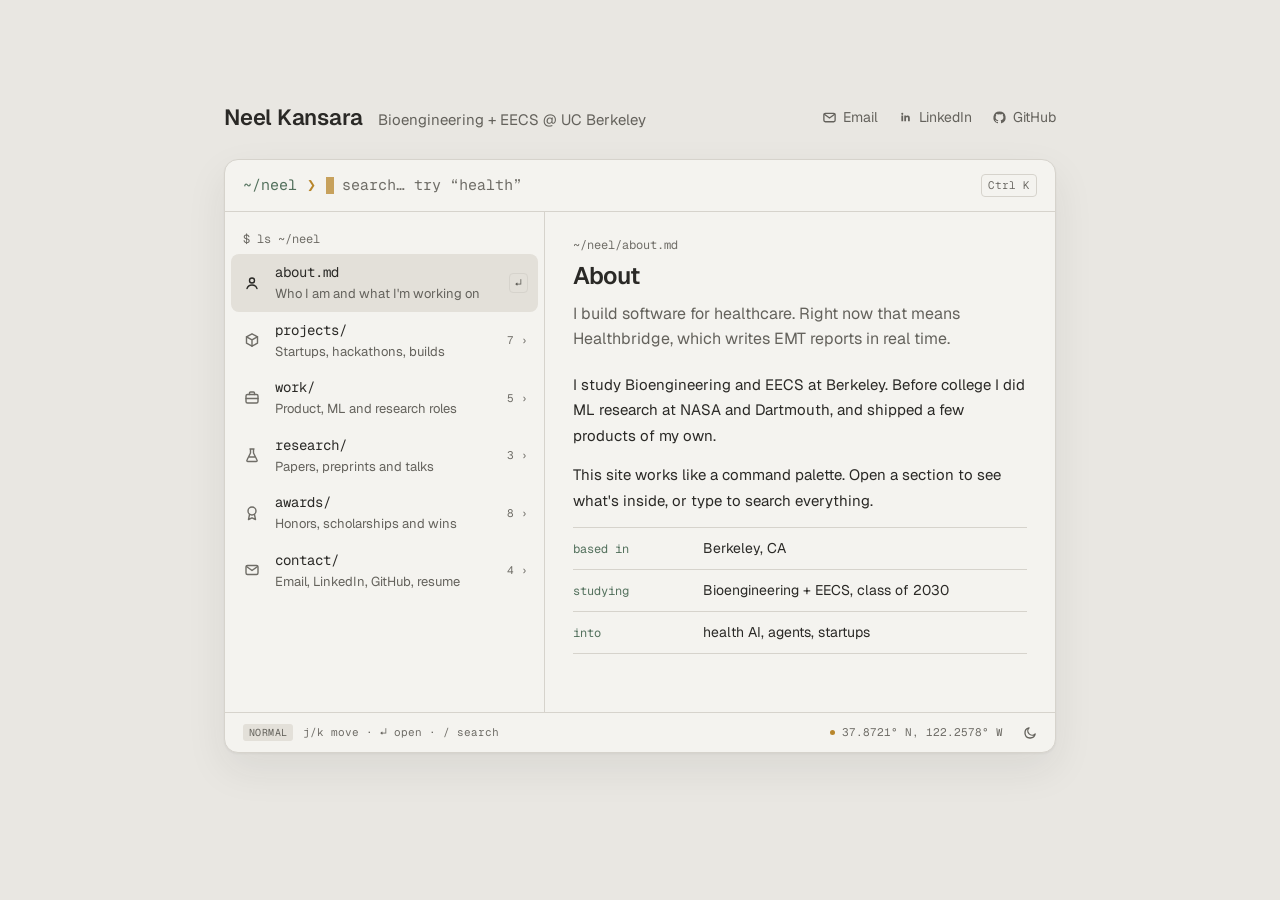
<file: index.html>
<!doctype html>
<html lang="en">
<head>
  <meta charset="utf-8">
  <meta name="viewport" content="width=device-width, initial-scale=1, viewport-fit=cover">
  <title>Neel Kansara</title>
  <meta name="description" content="Neel Kansara builds software for healthcare. Founder of Healthbridge, studying Bioengineering + EECS at UC Berkeley.">
  <meta property="og:title" content="Neel Kansara">
  <meta property="og:description" content="Software for healthcare. Founder of Healthbridge, Bioengineering + EECS at UC Berkeley.">
  <meta property="og:type" content="website">
  <meta name="theme-color" content="#E9E7E2" media="(prefers-color-scheme: light)">
  <meta name="theme-color" content="#1E1E1C" media="(prefers-color-scheme: dark)">
  <link rel="icon" href="favicon.svg" type="image/svg+xml">
  <link rel="preconnect" href="https://fonts.googleapis.com">
  <link rel="preconnect" href="https://fonts.gstatic.com" crossorigin>
  <link rel="stylesheet" href="https://fonts.googleapis.com/css2?family=Geist:wght@400;500;600&family=Geist+Mono:wght@400;500&display=swap">
  <link rel="stylesheet" href="styles.css?v=202610231642">
  <script>
    // Apply the saved theme before first paint so there is no flash.
    try { var t = localStorage.getItem("theme"); if (t === "dark" || t === "light") document.documentElement.dataset.theme = t; } catch (e) {}
  </script>
</head>
<body>
  <main class="page">
    <header class="masthead">
      <div class="masthead-id">
        <h1>Neel Kansara</h1>
        <p class="tagline">Bioengineering + EECS @ UC Berkeley</p>
      </div>
      <nav class="quick-links" aria-label="Quick links">
        <a href="mailto:kansara@berkeley.edu" title="kansara@berkeley.edu">
          <svg aria-hidden="true" width="15" height="15" viewBox="0 0 16 16" fill="none" stroke="currentColor" stroke-width="1.4" stroke-linecap="round" stroke-linejoin="round"><rect x="2" y="3.5" width="12" height="9" rx="1.5"/><path d="M2.5 4.5L8 8.5l5.5-4"/></svg>
          <span>Email</span>
        </a>
        <a href="https://www.linkedin.com/in/neel-kansara-17689525b/" target="_blank" rel="noopener">
          <svg aria-hidden="true" width="15" height="15" viewBox="0 0 16 16" fill="currentColor"><path d="M3.6 5.9h1.9V12H3.6zM4.55 3a1.1 1.1 0 1 1 0 2.2 1.1 1.1 0 0 1 0-2.2zM6.7 5.9h1.8v.85h.03c.25-.48.87-.98 1.8-.98 1.92 0 2.27 1.26 2.27 2.9V12h-1.9V9c0-.72-.01-1.64-1-1.64s-1.15.78-1.15 1.59V12H6.7z"/></svg>
          <span>LinkedIn</span>
        </a>
        <a href="https://github.com/neelsck" target="_blank" rel="noopener">
          <svg aria-hidden="true" width="15" height="15" viewBox="0 0 16 16" fill="currentColor"><path d="M8 1.5a6.5 6.5 0 0 0-2.06 12.67c.33.06.44-.14.44-.31v-1.1c-1.8.39-2.18-.87-2.18-.87-.3-.75-.72-.95-.72-.95-.59-.4.04-.4.04-.4.65.05 1 .67 1 .67.58 1 1.52.71 1.9.54.05-.42.22-.71.4-.87-1.44-.16-2.96-.72-2.96-3.2 0-.71.25-1.29.67-1.74-.07-.17-.29-.83.06-1.72 0 0 .55-.18 1.79.66a6.2 6.2 0 0 1 3.26 0c1.24-.84 1.79-.66 1.79-.66.35.89.13 1.55.06 1.72.42.45.67 1.03.67 1.74 0 2.49-1.52 3.04-2.97 3.2.23.2.44.6.44 1.2v1.78c0 .17.11.38.45.31A6.5 6.5 0 0 0 8 1.5z"/></svg>
          <span>GitHub</span>
        </a>
      </nav>
    </header>

    <section class="palette" id="palette" aria-label="Site contents">
      <div class="palette-top">
        <button class="back" id="back" type="button" hidden>‹ All items</button>
        <div class="search is-empty" id="search">
          <div class="prompt">
            <button class="prompt-home" id="home-btn" type="button" aria-label="Go to home">~/neel</button><button class="prompt-dir" id="scope" type="button" hidden>/<span id="scope-name"></span></button>
            <span class="prompt-caret" aria-hidden="true">❯</span>
          </div>
          <div class="prompt-field">
            <input id="q" type="text" autocomplete="off" spellcheck="false" autocapitalize="off"
                   role="combobox" aria-expanded="true" aria-controls="list" aria-autocomplete="list"
                   aria-label="Search projects, work, papers and actions" placeholder="">
            <span class="ghost" aria-hidden="true"><span class="block"></span><span id="ghost-text">search… try “health”</span></span>
          </div>
          <kbd class="kbd" id="shortcut">⌘K</kbd>
        </div>
        <span class="position" id="position" hidden></span>
      </div>

      <div class="palette-body">
        <div class="list" id="list" role="listbox" aria-label="Results"></div>
        <article class="preview" id="preview" aria-live="polite"></article>
      </div>

      <footer class="palette-foot">
        <span class="foot-left"><span class="mode" id="mode">NORMAL</span><span class="foot-hints" id="hints">↑↓ j/k · ↵ open · / search</span></span>
        <div class="foot-right">
          <span class="foot-status" id="foot" role="status" hidden></span>
          <a class="locale" id="locale" href="https://www.openstreetmap.org/?mlat=37.87206&mlon=-122.25784#map=17/37.87206/-122.25784" target="_blank" rel="noopener" title="Sather Tower, UC Berkeley"><span class="locale-dot" aria-hidden="true"></span>37.8721° N, 122.2578° W</a>
          <button class="theme-toggle" id="theme-toggle" type="button" aria-label="Switch to dark mode" title="Switch to dark mode">
            <svg class="icon-moon" aria-hidden="true" width="15" height="15" viewBox="0 0 16 16" fill="none" stroke="currentColor" stroke-width="1.4" stroke-linecap="round" stroke-linejoin="round"><path d="M13 9.5A5.5 5.5 0 1 1 6.5 3a4.5 4.5 0 0 0 6.5 6.5z"/></svg>
            <svg class="icon-sun" aria-hidden="true" width="15" height="15" viewBox="0 0 16 16" fill="none" stroke="currentColor" stroke-width="1.4" stroke-linecap="round"><circle cx="8" cy="8" r="3"/><path d="M8 1.5v1.5M8 13v1.5M1.5 8H3M13 8h1.5M3.4 3.4l1 1M11.6 11.6l1 1M3.4 12.6l1-1M11.6 4.4l1-1"/></svg>
          </button>
        </div>
        <div class="foot-nav" id="foot-nav" hidden>
          <button type="button" id="prev">‹ <span></span></button>
          <button type="button" id="next"><span></span> ›</button>
        </div>
      </footer>

      <noscript>
        <div class="noscript">
          <p>This site works best with JavaScript on. The short version:</p>
          <ul>
            <li>Founder &amp; CEO of Healthbridge: live EMT reporting and triage (90% of reports accepted, 10-clinic pilot).</li>
            <li>Clinical AI product intern at Qualified Health, 2026. ML intern at NASA, 2025.</li>
            <li>Papers at AGU 2025, IEEE ICCE 2024 and bioRxiv 2026.</li>
            <li>Email: kansara@berkeley.edu · <a href="https://github.com/neelsck">GitHub</a> · <a href="https://www.linkedin.com/in/neel-kansara-17689525b/">LinkedIn</a></li>
          </ul>
        </div>
      </noscript>
    </section>
  </main>

  <script src="content.js?v=202610231642"></script>
  <script src="palette.js?v=202610231642"></script>
</body>
</html>
</file>
<file: styles.css>
/* Layout: one fixed palette card. Results on the left, a preview pane on the right.
   On phones the card shows the list, and opening an item swaps in its preview. */

/* Color scheme: "Stone". Warm greys with a sage accent; no pure white or black. */
:root {
  --page: #E9E7E2;
  --card: #F4F3EF;
  --line: #D6D3CC;
  --soft: #E3E0D9;
  --hover: #ECEAE5;
  --fg: #2A2926;
  --muted: #64625C;
  --faint: #6F6D67;
  --img: #E6E3DD;
  --btn: #2A2926;
  --btn-fg: #F4F3EF;
  --accent: #52705C;
  --gold: #B8862B;
  --shadow: 0 1px 2px rgba(42, 41, 38, 0.05), 0 16px 40px rgba(42, 41, 38, 0.08);

  --sans: "Geist", ui-sans-serif, system-ui, -apple-system, "Segoe UI", sans-serif;
  --mono: "Geist Mono", ui-monospace, SFMono-Regular, Menlo, Consolas, monospace;

  --card-h: clamp(400px, 56vh, 500px);
  color-scheme: light;
}

@media (prefers-color-scheme: dark) {
  :root:not([data-theme="light"]) {
    --page: #1E1E1C;
    --card: #282826;
    --line: #3A3936;
    --soft: #34332F;
    --hover: #2F2E2B;
    --fg: #DDDAD3;
    --muted: #A19E96;
    --faint: #96938B;
    --img: #31302D;
    --btn: #DDDAD3;
    --btn-fg: #1E1E1C;
    --accent: #8FB39A;
    --gold: #D9AE52;
    --shadow: 0 1px 2px rgba(0, 0, 0, 0.3), 0 16px 40px rgba(0, 0, 0, 0.35);
    color-scheme: dark;
  }
}

:root[data-theme="dark"] {
  --page: #1E1E1C;
  --card: #282826;
  --line: #3A3936;
  --soft: #34332F;
  --hover: #2F2E2B;
  --fg: #DDDAD3;
  --muted: #A19E96;
  --faint: #96938B;
  --img: #31302D;
  --btn: #DDDAD3;
  --btn-fg: #1E1E1C;
  --accent: #8FB39A;
  --gold: #D9AE52;
  --shadow: 0 1px 2px rgba(0, 0, 0, 0.3), 0 16px 40px rgba(0, 0, 0, 0.35);
  color-scheme: dark;
}

* { box-sizing: border-box; }

html { -webkit-text-size-adjust: 100%; }

body {
  margin: 0;
  background: var(--page);
  color: var(--fg);
  font-family: var(--sans);
  font-size: 15px;
  line-height: 1.5;
  -webkit-font-smoothing: antialiased;
  transition: background-color 0.2s ease, color 0.2s ease;
}

[hidden] { display: none !important; }

a { color: inherit; text-underline-offset: 3px; }

:focus-visible { outline: 2px solid var(--accent); outline-offset: 2px; }

.page {
  max-width: 880px;
  margin: 0 auto;
  padding-block: clamp(32px, 11vh, 112px) 48px;
  padding-left: max(24px, env(safe-area-inset-left, 0px));
  padding-right: max(24px, env(safe-area-inset-right, 0px));
}

/* Masthead */

.masthead {
  display: flex;
  flex-wrap: wrap;
  justify-content: space-between;
  align-items: baseline;
  gap: 8px 24px;
  margin-bottom: 24px;
}

.masthead-id { display: flex; flex-wrap: wrap; align-items: baseline; gap: 4px 16px; }

.masthead h1 { margin: 0; font-size: 22px; font-weight: 600; letter-spacing: -0.01em; }

.tagline { margin: 0; color: var(--muted); }

.quick-links { display: flex; flex-wrap: wrap; gap: 4px; margin-right: -8px; }

.quick-links a {
  display: inline-flex;
  align-items: center;
  gap: 6px;
  min-height: 36px;
  padding: 0 8px;
  border-radius: 6px;
  font-size: 14px;
  color: var(--muted);
  text-decoration: none;
}

.quick-links a:hover { color: var(--fg); background: var(--soft); }

/* The card */

.palette {
  background: var(--card);
  border: 1px solid var(--line);
  border-radius: 14px;
  box-shadow: var(--shadow);
  overflow: hidden;
  transition: background-color 0.2s ease, border-color 0.2s ease;
}

.palette-top {
  display: flex;
  align-items: center;
  gap: 8px;
  min-height: 52px;
  border-bottom: 1px solid var(--line);
}

/* The search bar is a shell prompt: ~/neel/projects ❯ with a block cursor. */
.search {
  flex: 1;
  min-width: 0;
  display: flex;
  align-items: center;
  gap: 10px;
  padding: 0 18px;
  font-family: var(--mono);
  font-size: 15px;
  color: var(--faint);
}

.prompt { flex: none; display: flex; align-items: center; white-space: nowrap; }

.prompt-home, .prompt-dir {
  padding: 4px 0;
  border: 0;
  background: transparent;
  font: inherit;
  cursor: pointer;
}

.prompt-home { color: var(--accent); }
.prompt-home.is-current { cursor: text; }
.prompt-dir { color: var(--muted); }
.prompt-home:not(.is-current):hover, .prompt-dir:hover { text-decoration: underline; text-underline-offset: 3px; }

.prompt-caret { margin-left: 10px; color: var(--gold); }

.prompt-field { position: relative; flex: 1; min-width: 0; display: flex; align-items: center; }

.search input {
  flex: 1;
  min-width: 0;
  border: 0;
  outline: 0;
  background: transparent;
  font: inherit;
  color: var(--fg);
  caret-color: var(--gold);
  padding: 14px 0;
}

.search.is-empty input { caret-color: transparent; }

.ghost {
  position: absolute;
  inset: 0 0 0 0;
  display: none;
  align-items: center;
  gap: 8px;
  pointer-events: none;
  overflow: hidden;
  white-space: nowrap;
  color: var(--faint);
  transition: opacity 0.2s;
}

.search.is-empty .ghost { display: flex; }
.search.ph-fade #ghost-text { opacity: 0; transition: opacity 0.2s; }

.block {
  flex: none;
  width: 8px;
  height: 17px;
  background: var(--gold);
  opacity: 0.75;
  animation: blink 1.1s steps(1, end) infinite;
}

@keyframes blink { 50% { opacity: 0; } }

.kbd {
  font-family: var(--mono);
  font-size: 11px;
  color: var(--faint);
  border: 1px solid var(--line);
  border-radius: 4px;
  padding: 2px 6px;
}

.back {
  display: inline-flex;
  align-items: center;
  min-height: 44px;
  margin-left: 4px;
  padding: 0 12px;
  border: 0;
  border-radius: 8px;
  background: transparent;
  font: inherit;
  color: var(--fg);
  cursor: pointer;
}

.position {
  margin-left: auto;
  padding-right: 16px;
  font-family: var(--mono);
  font-size: 11px;
  color: var(--faint);
}

.palette-body {
  display: grid;
  grid-template-columns: minmax(260px, 320px) minmax(0, 1fr);
  height: var(--card-h);
}

/* Results list */

.list {
  min-width: 0;
  overflow-y: auto;
  padding: 6px;
  border-right: 1px solid var(--line);
  overscroll-behavior: contain;
}

/* Reads like the command that produced the results: $ ls ~/neel */
.group-label {
  margin: 12px 12px 6px;
  overflow: hidden;
  text-overflow: ellipsis;
  white-space: nowrap;
  font-family: var(--mono);
  font-size: 12px;
  color: var(--faint);
}

/* A result row: icon, title with grey subtitle, then right-side detail and an ↵ hint when selected. */
.option {
  display: flex;
  align-items: center;
  gap: 12px;
  min-height: 48px;
  padding: 8px 10px;
  border-radius: 8px;
  color: var(--fg);
  text-decoration: none;
  cursor: pointer;
}

/* Hover only tints the row so it reads as clickable; nothing changes until you click. */
@media (hover: hover) { .option:hover { background: var(--hover); } }
.option[aria-selected="true"] { background: var(--soft); }

.option-icon {
  flex: none;
  display: grid;
  place-items: center;
  width: 22px;
  height: 22px;
  color: var(--faint);
}

.option[aria-selected="true"] .option-icon { color: var(--fg); }

.option-text { flex: 1; min-width: 0; display: flex; flex-direction: column; gap: 1px; }

.option-title { overflow: hidden; text-overflow: ellipsis; white-space: nowrap; font-size: 15px; }
.option-title.is-path { font-family: var(--mono); font-size: 14px; }

.option-sub { overflow: hidden; text-overflow: ellipsis; white-space: nowrap; font-size: 13px; color: var(--muted); }

.option-meta { flex: none; font-family: var(--mono); font-size: 11px; color: var(--faint); }
.option-meta.is-live { color: var(--accent); }

.option-enter {
  flex: none;
  display: none;
  font-family: var(--mono);
  font-size: 11px;
  color: var(--muted);
  border: 1px solid var(--line);
  border-radius: 4px;
  padding: 1px 5px;
}

.option[aria-selected="true"] .option-enter { display: inline-block; }

.empty { margin: 0; padding: 20px 12px; color: var(--muted); }

/* Category page index inside the preview. */
.pv-index { display: flex; flex-direction: column; border-top: 1px solid var(--line); margin-top: 8px; }

.pv-index-row {
  display: flex;
  align-items: center;
  gap: 16px;
  width: 100%;
  min-height: 52px;
  padding: 12px 4px;
  border: 0;
  border-bottom: 1px solid var(--line);
  background: transparent;
  font: inherit;
  color: var(--fg);
  text-align: left;
  cursor: pointer;
}

@media (hover: hover) { .pv-index-row:hover { background: var(--hover); } }

.pv-index-text { flex: 1; min-width: 0; }
.pv-index-title { display: block; font-weight: 500; }
.pv-index-lede { display: block; margin-top: 2px; font-size: 14px; color: var(--muted); }
.pv-index-meta { flex: none; font-family: var(--mono); font-size: 11px; color: var(--faint); }

/* Preview */

.preview {
  min-width: 0;
  overflow-y: auto;
  padding: 24px 28px 28px;
  overscroll-behavior: contain;
}

.preview > * { animation: rise 0.18s ease both; }

@keyframes rise { from { opacity: 0.4; transform: translateY(3px); } to { opacity: 1; transform: none; } }

.pv-image {
  display: block;
  width: 100%;
  max-width: 100%;
  aspect-ratio: 16 / 7;
  object-fit: cover;
  margin-bottom: 22px;
  border-radius: 10px;
  background: var(--img);
}

.pv-path { margin: 0 0 8px; overflow-wrap: anywhere; font-family: var(--mono); font-size: 12px; color: var(--faint); }
.pv-eyebrow { margin: -2px 0 14px; font-family: var(--mono); font-size: 12px; color: var(--muted); }

.pv-title {
  margin: 0 0 10px;
  font-size: 24px;
  line-height: 1.2;
  font-weight: 600;
  letter-spacing: -0.015em;
  text-wrap: balance;
}

.pv-lede { margin: 0 0 20px; font-size: 16px; line-height: 1.6; color: var(--muted); max-width: 62ch; }

/* Stats as added lines in a diff. */
.pv-diff {
  margin-bottom: 22px;
  padding: 10px 14px;
  border: 1px solid var(--line);
  border-radius: 8px;
  background: var(--page);
  font-family: var(--mono);
  font-size: 13px;
  line-height: 1.85;
}

.pv-diff-line { display: grid; grid-template-columns: 14px minmax(64px, auto) 1fr; column-gap: 10px; align-items: baseline; }
.pv-diff-add { color: var(--accent); }
.pv-diff-value { color: var(--accent); font-weight: 500; font-variant-numeric: tabular-nums; }
.pv-diff-label { color: var(--fg); }

.pv-body p { margin: 0 0 14px; line-height: 1.7; max-width: 62ch; }

.pv-facts { margin: 6px 0 22px; border-top: 1px solid var(--line); }
.pv-fact { display: flex; flex-wrap: wrap; gap: 2px 20px; padding: 10px 0; border-bottom: 1px solid var(--line); font-size: 14px; }
.pv-fact dt { flex: 0 0 110px; padding-top: 2px; font-family: var(--mono); font-size: 12px; color: var(--accent); }
.pv-fact dd { flex: 1 1 200px; margin: 0; }

.pv-links { display: flex; flex-wrap: wrap; gap: 8px; margin-top: 4px; }

.pv-link {
  display: inline-flex;
  align-items: center;
  min-height: 36px;
  padding: 0 12px;
  border: 1px solid var(--line);
  border-radius: 8px;
  font-size: 14px;
  text-decoration: none;
}

.pv-link:hover { background: var(--soft); }

.pv-action {
  display: inline-flex;
  align-items: center;
  gap: 10px;
  min-height: 44px;
  margin-top: 4px;
  padding: 0 18px;
  border: 0;
  border-radius: 8px;
  background: var(--btn);
  color: var(--btn-fg);
  font: inherit;
  font-weight: 500;
  cursor: pointer;
}

.pv-action kbd { font-family: var(--mono); font-size: 12px; opacity: 0.7; }

/* Footer */

.palette-foot {
  display: flex;
  flex-wrap: wrap;
  justify-content: space-between;
  align-items: center;
  gap: 8px 16px;
  min-height: 40px;
  padding: 0 18px;
  border-top: 1px solid var(--line);
  font-family: var(--mono);
  font-size: 11px;
  color: var(--faint);
}

.foot-status.is-good { color: var(--accent); }

.foot-left { display: flex; align-items: center; gap: 10px; min-width: 0; }

/* vim-style mode: NORMAL when browsing, INSERT while typing in the prompt. */
.mode {
  flex: none;
  padding: 1px 6px;
  border-radius: 3px;
  background: var(--soft);
  font-size: 10px;
  letter-spacing: 0.04em;
  color: var(--muted);
}

.mode.is-insert { color: var(--accent); }

.foot-right { display: flex; align-items: center; gap: 12px; margin-left: auto; }

.theme-toggle {
  display: grid;
  place-items: center;
  width: 30px;
  height: 30px;
  margin-right: -8px;
  border: 0;
  border-radius: 6px;
  background: transparent;
  color: var(--muted);
  cursor: pointer;
}

.theme-toggle:hover { color: var(--fg); background: var(--soft); }

/* Show the moon in light mode (switch to dark), the sun in dark mode (switch to light). */
.theme-toggle .icon-sun { display: none; }
:root[data-theme="dark"] .theme-toggle .icon-sun { display: block; }
:root[data-theme="dark"] .theme-toggle .icon-moon { display: none; }
@media (prefers-color-scheme: dark) {
  :root:not([data-theme="light"]) .theme-toggle .icon-sun { display: block; }
  :root:not([data-theme="light"]) .theme-toggle .icon-moon { display: none; }
}

.foot-nav { display: flex; justify-content: space-between; width: 100%; }

.foot-nav button {
  min-height: 44px;
  padding: 0 4px;
  border: 0;
  background: transparent;
  font: inherit;
  font-family: var(--sans);
  font-size: 14px;
  color: var(--fg);
  cursor: pointer;
}

.foot-nav button:disabled { visibility: hidden; }

.noscript { padding: 20px 24px; line-height: 1.6; }

/* Phones: one column. The list fills the card; opening an item swaps in its preview. */

@media (max-width: 720px) {
  .page { padding-block: 40px 16px; padding-left: max(16px, env(safe-area-inset-left, 0px)); padding-right: max(16px, env(safe-area-inset-right, 0px)); }
  .masthead { flex-direction: column; align-items: flex-start; gap: 6px; margin-bottom: 16px; }
  .masthead-id { flex-direction: column; gap: 2px; }
  .quick-links { margin-left: -8px; margin-right: 0; }
  .theme-toggle { width: 44px; height: 44px; }
  .kbd, .foot-hints, .option-enter { display: none !important; }
  .search { padding: 0 14px; gap: 8px; font-size: 15px; }
  .prompt-caret { margin-left: 8px; }
  .mode { display: none; }

  .palette-body { grid-template-columns: minmax(0, 1fr); height: auto; min-height: 60vh; }
  .list { border-right: 0; }
  .preview { display: none; padding: 20px 18px 24px; }
  .pv-title { font-size: 24px; }

  .palette.is-open .search, .palette.is-open .list, .palette.is-open .foot-hints, .palette.is-open .foot-right { display: none; }
  .palette.is-open .preview { display: block; }
}

@media (min-width: 721px) {
  .back, .position, .foot-nav { display: none !important; }
}

@media (prefers-reduced-motion: reduce) {
  *, *::before, *::after { animation: none !important; transition: none !important; }
}

/* Berkeley, quietly: California-gold cursor and prompt caret, and the Campanile's
   coordinates resting in the bottom bar. */

.locale { color: var(--faint); text-decoration: none; white-space: nowrap; }
.locale:hover { color: var(--fg); }
.locale-dot { display: inline-block; width: 5px; height: 5px; margin-right: 7px; border-radius: 50%; background: var(--gold); vertical-align: 1px; }

.pv-gold { color: var(--gold); }
</file>
